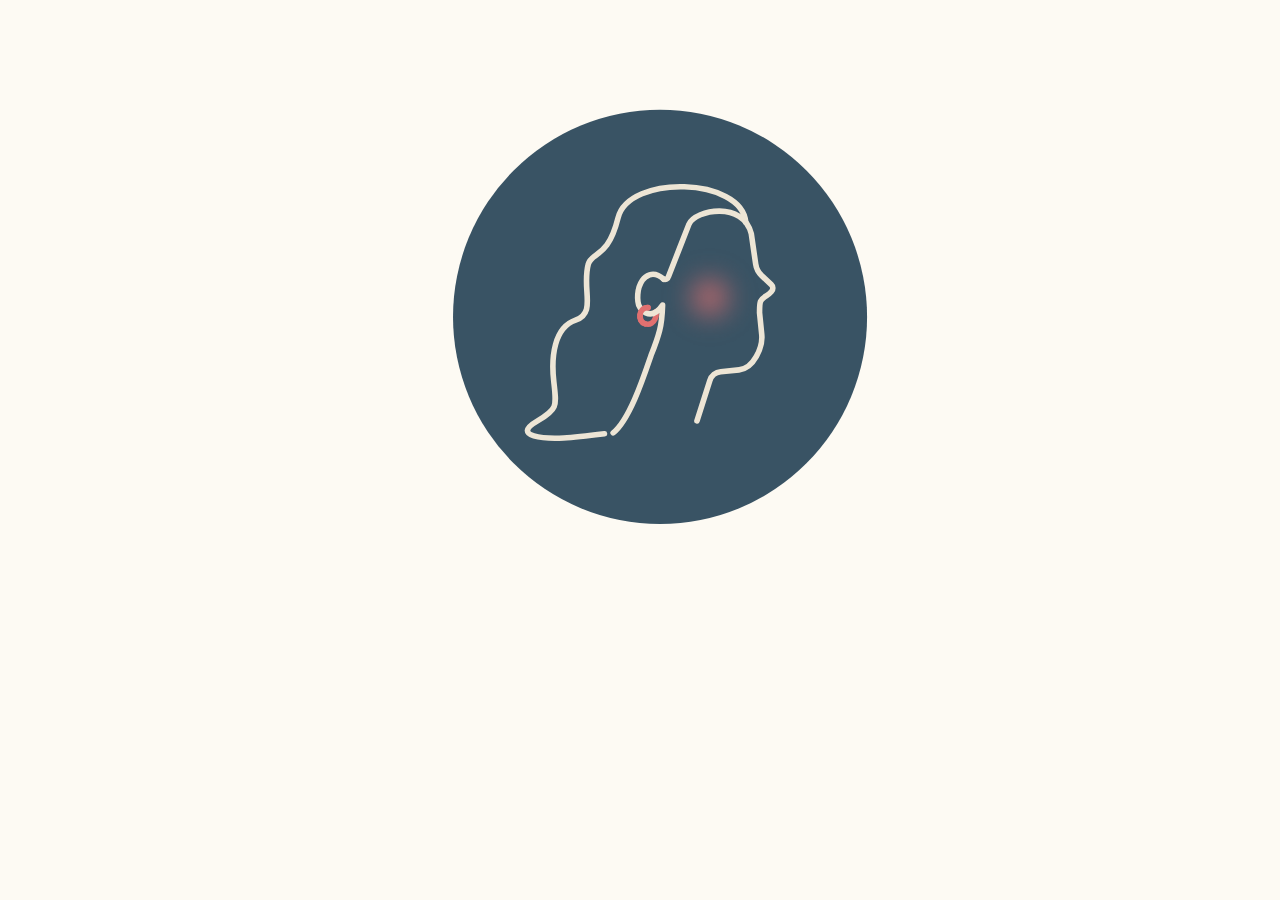
<file: index.html>
<!DOCTYPE html>
<!--[if lt IE 7]>      <html class="no-js lt-ie9 lt-ie8 lt-ie7"> <![endif]-->
<!--[if IE 7]>         <html class="no-js lt-ie9 lt-ie8"> <![endif]-->
<!--[if IE 8]>         <html class="no-js lt-ie9"> <![endif]-->
<!--[if gt IE 8]>      <html class="no-js"> <!--<![endif]-->
<html>
    <head>
        <meta charset="utf-8">
        <meta http-equiv="X-UA-Compatible" content="IE=edge">
        <title> Paulina Pons Design Portfolio</title>
        <link rel="shortcut icon" type="image/png" href="img/favicon.png"/>
        <meta name="description" content="Paulina Pons Design Portfolio, Design Work, Graphic Design">
        <meta name="viewport" content="width=device-width, initial-scale=1">
        <link rel="stylesheet" href="css/stylesheet.css">
    </head>
    <body>
        <div id="splash_logo">
            <a href="work.html">
                <img src="img/logo_splash.svg" alt="Paulina Pons Splashpage Logo">
            </a> 
        </div>
    </body>
</html>
</file>
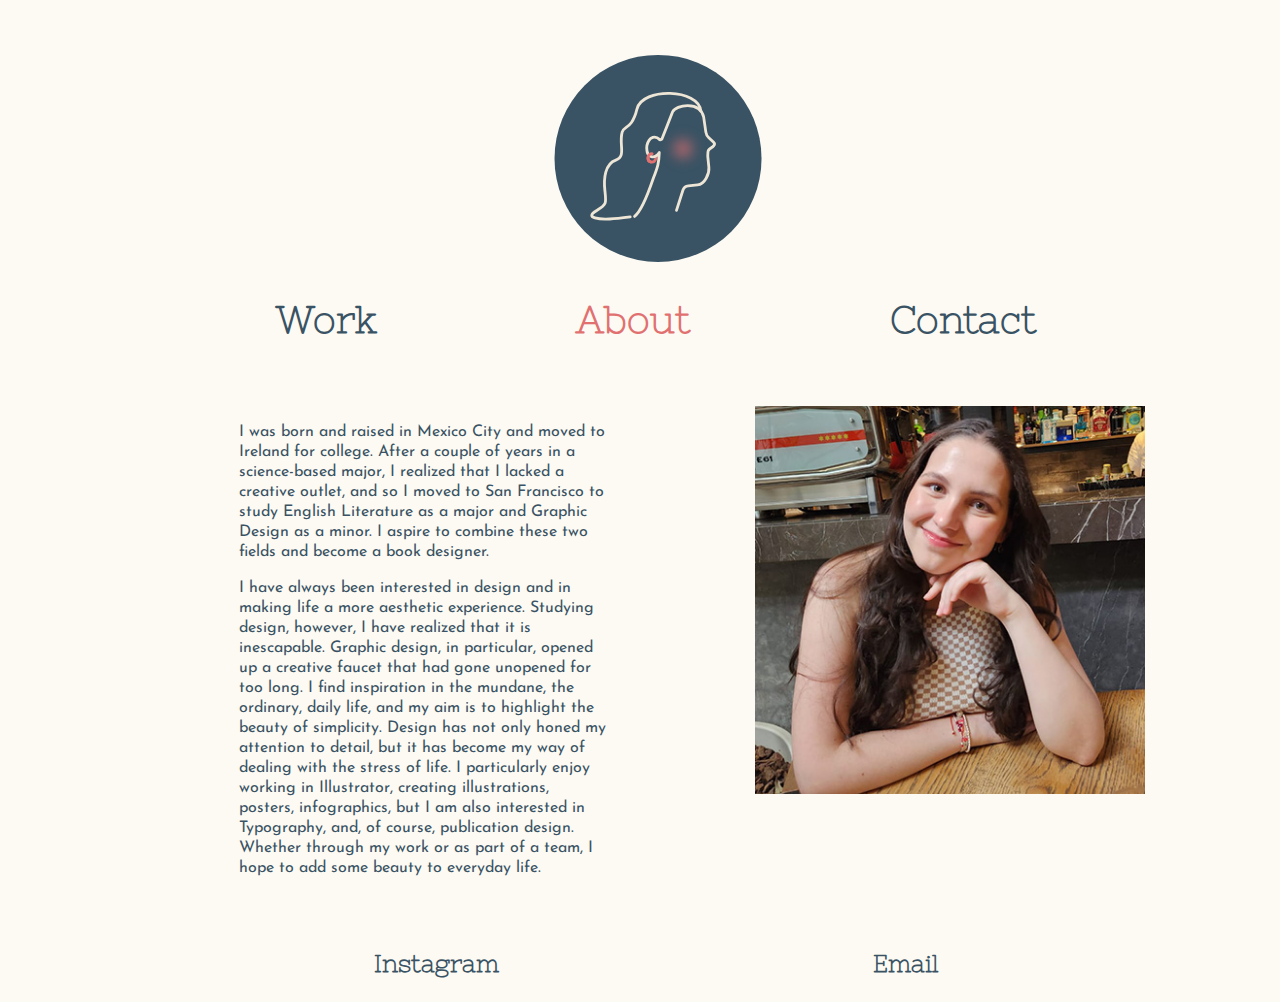
<file: about.html>
<!DOCTYPE html>
<!--[if lt IE 7]>      <html class="no-js lt-ie9 lt-ie8 lt-ie7"> <![endif]-->
<!--[if IE 7]>         <html class="no-js lt-ie9 lt-ie8"> <![endif]-->
<!--[if IE 8]>         <html class="no-js lt-ie9"> <![endif]-->
<!--[if gt IE 8]>      <html class="no-js"> <!--<![endif]-->
<html>
    <head>
        <meta charset="utf-8">
        <meta http-equiv="X-UA-Compatible" content="IE=edge">
        <title> Paulina Pons Design Portfolio</title>
        <link rel="shortcut icon" type="image/png" href="img/favicon.png"/>
        <meta name="description" content="Paulina Pons Design Portfolio, Design Work, Graphic Design">
        <meta name="viewport" content="width=device-width, initial-scale=1">
        <link rel="stylesheet" href="css/stylesheet.css">
    </head>
    <body>
        <header>
            <div id="headerlogo">
                <a href="index.html">
                    <img src="img/logo_splash.svg" alt="Paulina Pons Logo">
                </a>
            </div>
            <nav>
                <a href="work.html">
                    <h1>Work</h1>
                </a>
                <a href="#">
                    <h1 class="selected">About</h1>
                </a>
                <a href="contact.html">
                    <h1>Contact</h1>
                </a>
            </nav>
        </header>
        <main>
             <section>
                <div id="about_paragraph">
                    <p>I was born and raised in Mexico City and moved to Ireland for college. After a couple of years in a science-based major, I realized that I lacked a creative outlet, and so I moved to San Francisco to study English Literature as a major and Graphic Design as a minor. I aspire to combine these two fields and become a book designer. </p>
                    <p>I have always been interested in design and in making life a more aesthetic experience. Studying design, however, I have realized that it is inescapable. Graphic design, in particular, opened up a creative faucet that had gone unopened for too long. I find inspiration in the mundane, the ordinary, daily life, and my aim is to highlight the beauty of simplicity. Design has not only honed my attention to detail, but it has become my way of dealing with the stress of life. I particularly enjoy working in Illustrator, creating illustrations, posters, infographics, but I am also interested in Typography, and, of course, publication design. Whether through my work or as part of a team, I hope to add some beauty to everyday life.</p>
                </div>
                <div id="portrait">    
                    <img src="img/about_picture.jpg" alt="The image shows a portrait of Paulina Pons, the designer and creator of this site">   
                </div>
                    </section>
        </main>
        <footer>
            <a href="https://www.instagram.com/pauponss/" target="_blank">
                <h2>Instagram</h2>
            </a>
            <a href = "mailto: pauponss@gmail.com.com">
                <h2>Email</h2>
            </a>
        </footer>
    </body>
</html>
</file>
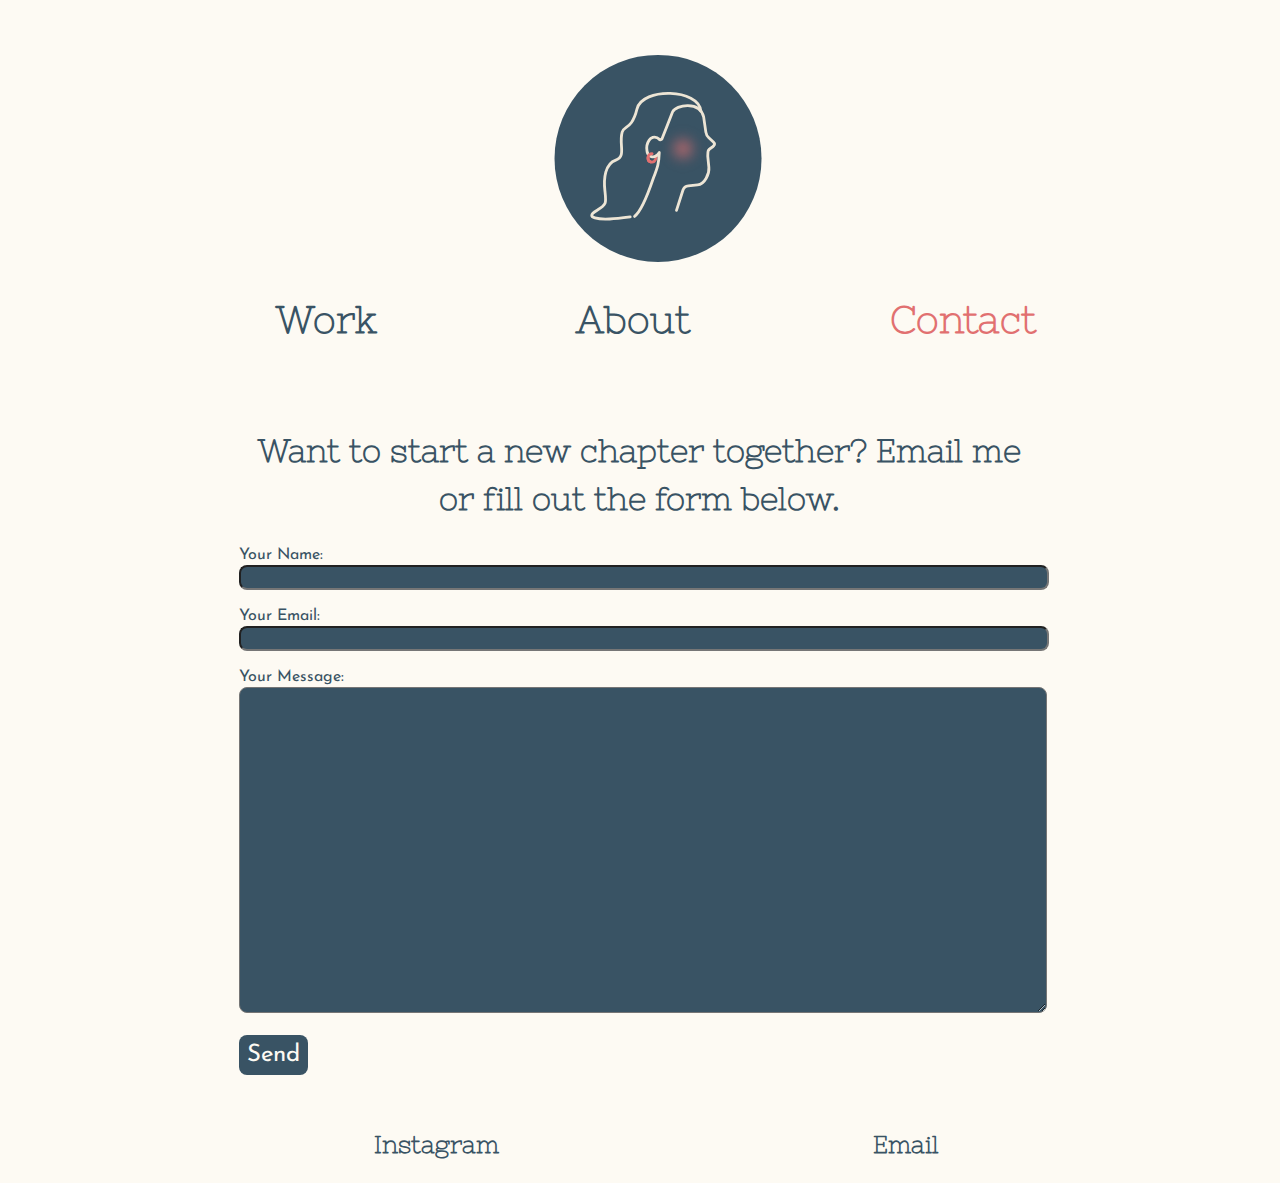
<file: contact.html>
<!DOCTYPE html>
<!--[if lt IE 7]>      <html class="no-js lt-ie9 lt-ie8 lt-ie7"> <![endif]-->
<!--[if IE 7]>         <html class="no-js lt-ie9 lt-ie8"> <![endif]-->
<!--[if IE 8]>         <html class="no-js lt-ie9"> <![endif]-->
<!--[if gt IE 8]>      <html class="no-js"> <!--<![endif]-->
<html>
    <head>
        <meta charset="utf-8">
        <meta http-equiv="X-UA-Compatible" content="IE=edge">
        <title> Paulina Pons Design Portfolio</title>
        <link rel="shortcut icon" type="image/png" href="img/favicon.png"/>
        <meta name="description" content="Paulina Pons Design Portfolio, Design Work, Graphic Design">
        <meta name="viewport" content="width=device-width, initial-scale=1">
        <link rel="stylesheet" href="css/stylesheet.css">
    </head>
    <body>
        <header>
            <div id="headerlogo">
                <a href="index.html">
                    <img src="img/logo_splash.svg" alt="Paulina Pons Logo">
                </a>
            </div>
            <nav>
                <a href="work.html">
                    <h1>Work</h1>
                </a>
                <a href="about.html">
                    <h1>About</h1>
                </a>
                <a href="#">
                    <h1 class="selected">Contact</h1>
                </a>
            </nav>
        </header>
        <main>
            <section>
                <div id="form">
                    <div id="formheader">
                        <h1> Want to start a new chapter together? Email me or fill out the form below. </h1>
                    </div>
                    <form
                        action="https://formspree.io/f/xvojlvjl"
                        method="POST"
                    >
                    <label>
                        Your Name:
                        <input type="name" name="name">
                    </label>
                    <label>
                        Your Email:
                        <input type="email" name="email">
                    </label>
                    <label>
                        Your Message:
                        <textarea name="message"> </textarea>
                    </label>
                        <!-- your other form fields go here -->
                        <button type="submit">Send</button>
                    </form>
                </div>
            </section>
        </main>
        <footer>
            <a href="https://www.instagram.com/pauponss/" target="_blank">
                <h2>Instagram</h2>
            </a>
            <a href = "mailto: pauponss@gmail.com.com">
                <h2>Email</h2>
            </a>
        </footer>
    </body>
</html>
</file>
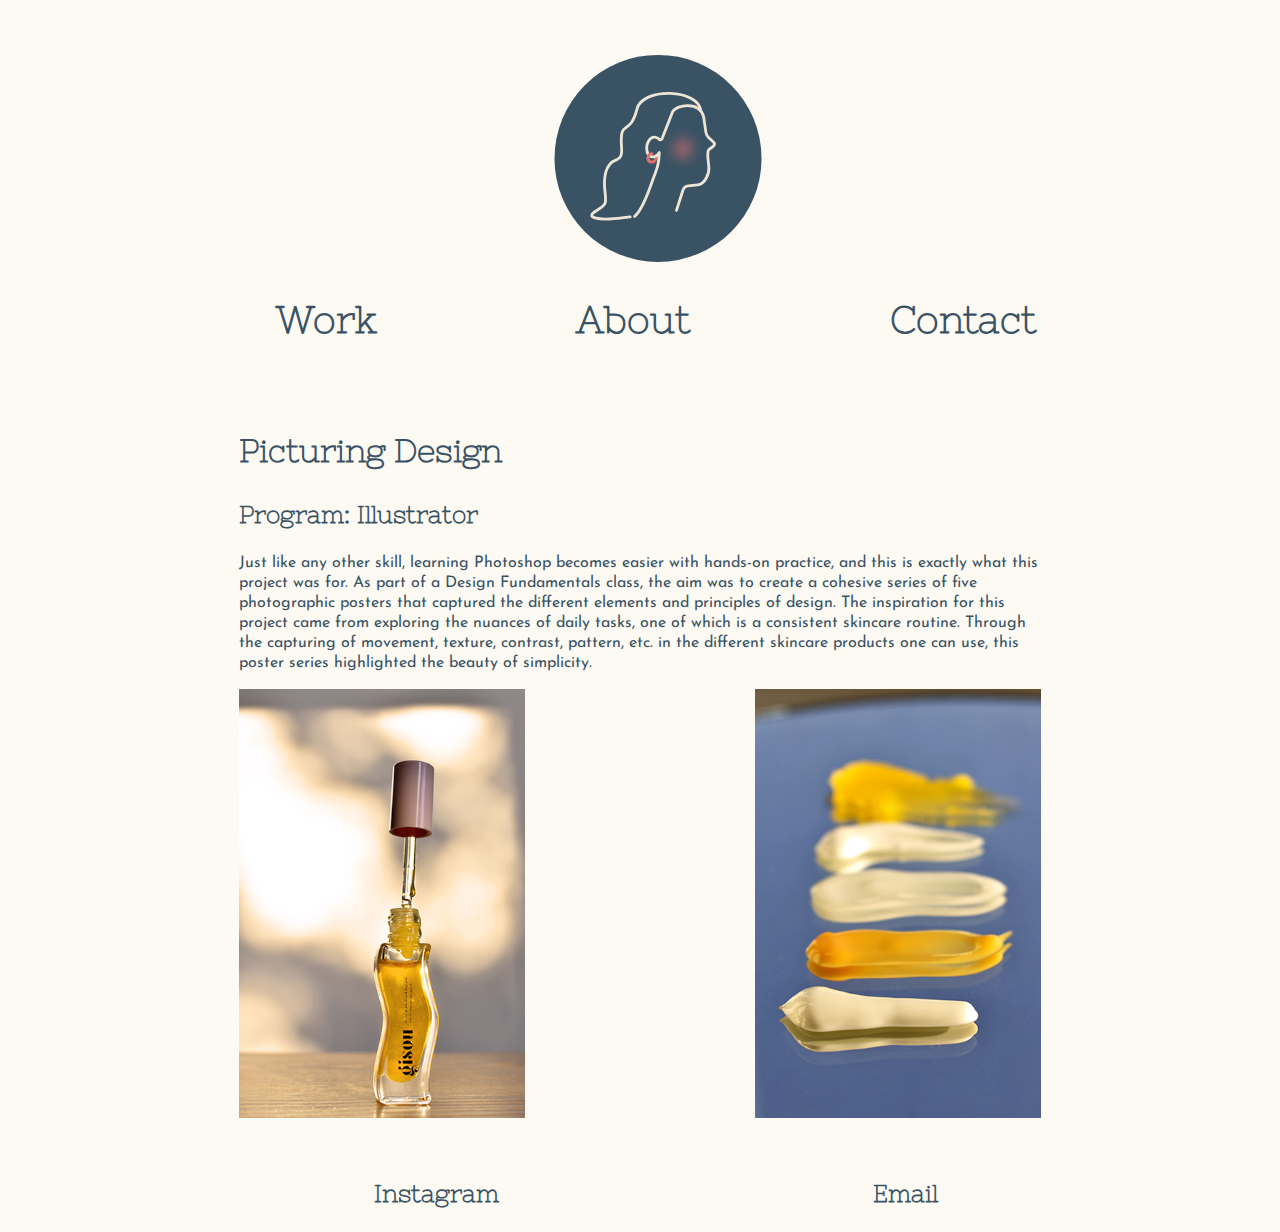
<file: project1.html>
<!DOCTYPE html>
<!--[if lt IE 7]>      <html class="no-js lt-ie9 lt-ie8 lt-ie7"> <![endif]-->
<!--[if IE 7]>         <html class="no-js lt-ie9 lt-ie8"> <![endif]-->
<!--[if IE 8]>         <html class="no-js lt-ie9"> <![endif]-->
<!--[if gt IE 8]>      <html class="no-js"> <!--<![endif]-->
<html>
    <head>
        <meta charset="utf-8">
        <meta http-equiv="X-UA-Compatible" content="IE=edge">
        <title> Paulina Pons Design Portfolio</title>
        <link rel="shortcut icon" type="image/png" href="img/favicon.png"/>
        <meta name="description" content="Paulina Pons Design Portfolio, Design Work, Graphic Design">
        <meta name="viewport" content="width=device-width, initial-scale=1">
        <link rel="stylesheet" href="css/stylesheet.css">
    </head>
    <body>
        <header>
            <div id="headerlogo">
                <a href="index.html">
                    <img src="img/logo_splash.svg" alt="Paulina Pons Logo">
                </a>
            </div>
            <nav>
                <a href="work.html">
                    <h1>Work</h1>
                </a>
                <a href="about.html">
                    <h1>About</h1>
                </a>
                <a href="contact.html">
                    <h1>Contact</h1>
                </a>
            </nav>
        </header>
        <main>
            <section>
                <div id="project1">
                    <h1>
                        Picturing Design
                    </h1>
                    <h2>
                        Program: Illustrator
                    </h2>
                    <p>
                        Just like any other skill, learning Photoshop becomes easier with hands-on practice, and this is exactly what this project was for. As part of a Design Fundamentals class, the aim was to create a cohesive series of five photographic posters that captured the different elements and principles of design. The inspiration for this project came from exploring the nuances of daily tasks, one of which is a consistent skincare routine. Through the capturing of movement, texture, contrast, pattern, etc. in the different skincare products one can use, this poster series highlighted the beauty of simplicity.
                    </p>
                </div>
                <div id="project1_img1">
                    <img src="img/lip_oil.jpg" alt="This is a photo of a lip oil, part of a picturing design project">
                </div> 
                <div id="project1_img2">
                    <img src="img/swatches.jpg" alt="this photo shows skincare product swatches, part of a picturing design project">
                </div> 
            </section>
        </main>
        <footer>
            <a href="https://www.instagram.com/pauponss/" target="_blank">
                <h2>Instagram</h2>
            </a>
            <a href = "mailto: pauponss@gmail.com.com">
                <h2>Email</h2>
            </a>
        </footer>
    </body>
</html>
</file>
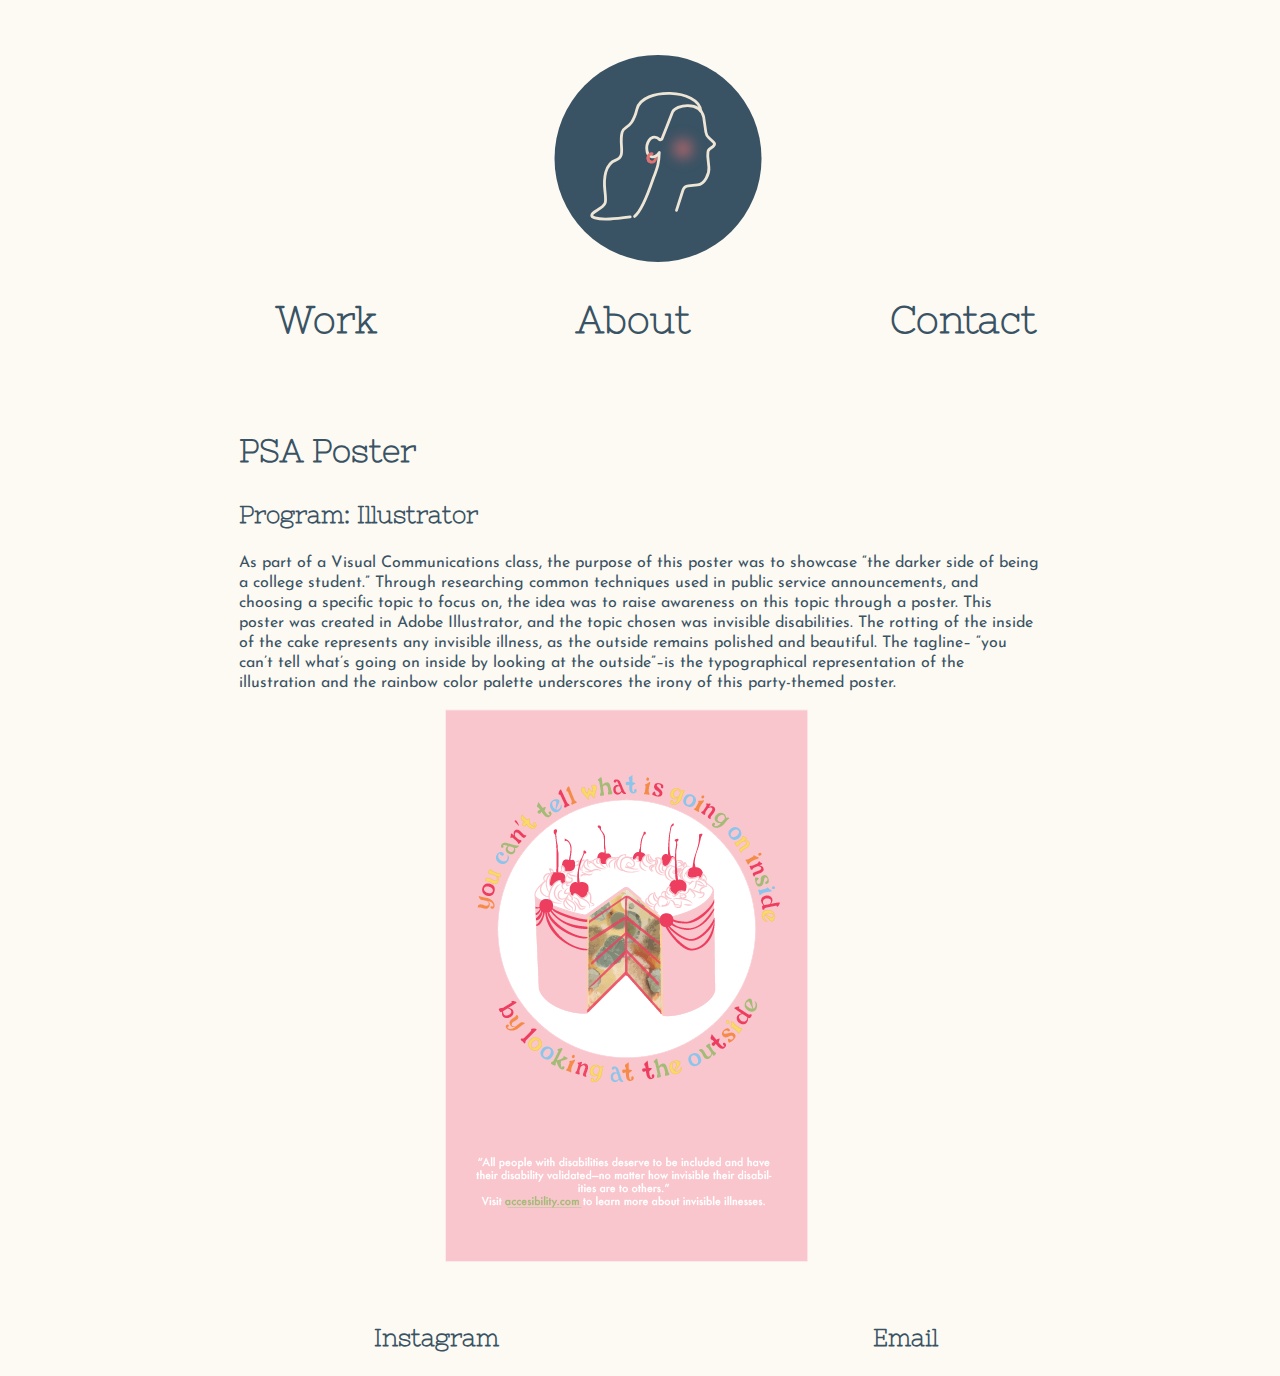
<file: project3.html>
<!DOCTYPE html>
<!--[if lt IE 7]>      <html class="no-js lt-ie9 lt-ie8 lt-ie7"> <![endif]-->
<!--[if IE 7]>         <html class="no-js lt-ie9 lt-ie8"> <![endif]-->
<!--[if IE 8]>         <html class="no-js lt-ie9"> <![endif]-->
<!--[if gt IE 8]>      <html class="no-js"> <!--<![endif]-->
<html>
    <head>
        <meta charset="utf-8">
        <meta http-equiv="X-UA-Compatible" content="IE=edge">
        <title> Paulina Pons Design Portfolio</title>
        <link rel="shortcut icon" type="image/png" href="img/favicon.png"/>
        <meta name="description" content="Paulina Pons Design Portfolio, Design Work, Graphic Design">
        <meta name="viewport" content="width=device-width, initial-scale=1">
        <link rel="stylesheet" href="css/stylesheet.css">
    </head>
    <body>
        <header>
            <div id="headerlogo">
                <a href="index.html">
                    <img src="img/logo_splash.svg" alt="Paulina Pons Logo">
                </a>
            </div>
            <nav>
                <a href="work.html">
                    <h1>Work</h1>
                </a>
                <a href="about.html">
                    <h1>About</h1>
                </a>
                <a href="contact.html">
                    <h1>Contact</h1>
                </a>
            </nav>
        </header>
        <main>
            <section>
                <div id="project3">
                    <h1>
                        PSA Poster
                    </h1>
                    <h2>
                        Program: Illustrator
                    </h2>
                    <p>
                        As part of a Visual Communications class, the purpose of this poster was to showcase “the darker side of  being a college student.” Through researching common techniques used in public service announcements, and choosing a specific topic to focus on, the idea was to raise awareness on this topic through a poster. This poster was created in Adobe Illustrator, and the topic chosen was invisible disabilities. The rotting of the inside of the cake represents any invisible illness, as the outside remains polished and beautiful. The tagline– “you can’t tell what’s going on inside by looking at the outside”–is the typographical representation of the illustration and the rainbow color palette underscores the irony of this party-themed poster.
                    </p>
                </div>
                <div id="project3_img">
                    <img src="img/psa_poster.png" alt="the image shows a poster that displays text and a vector image of a vintage cake">
                </div> 
            </section>
        </main>
        <footer>
            <a href="https://www.instagram.com/pauponss/" target="_blank">
                <h2>Instagram</h2>
            </a>
            <a href = "mailto: pauponss@gmail.com.com">
                <h2>Email</h2>
            </a>
        </footer>
    </body>
</html>
</file>
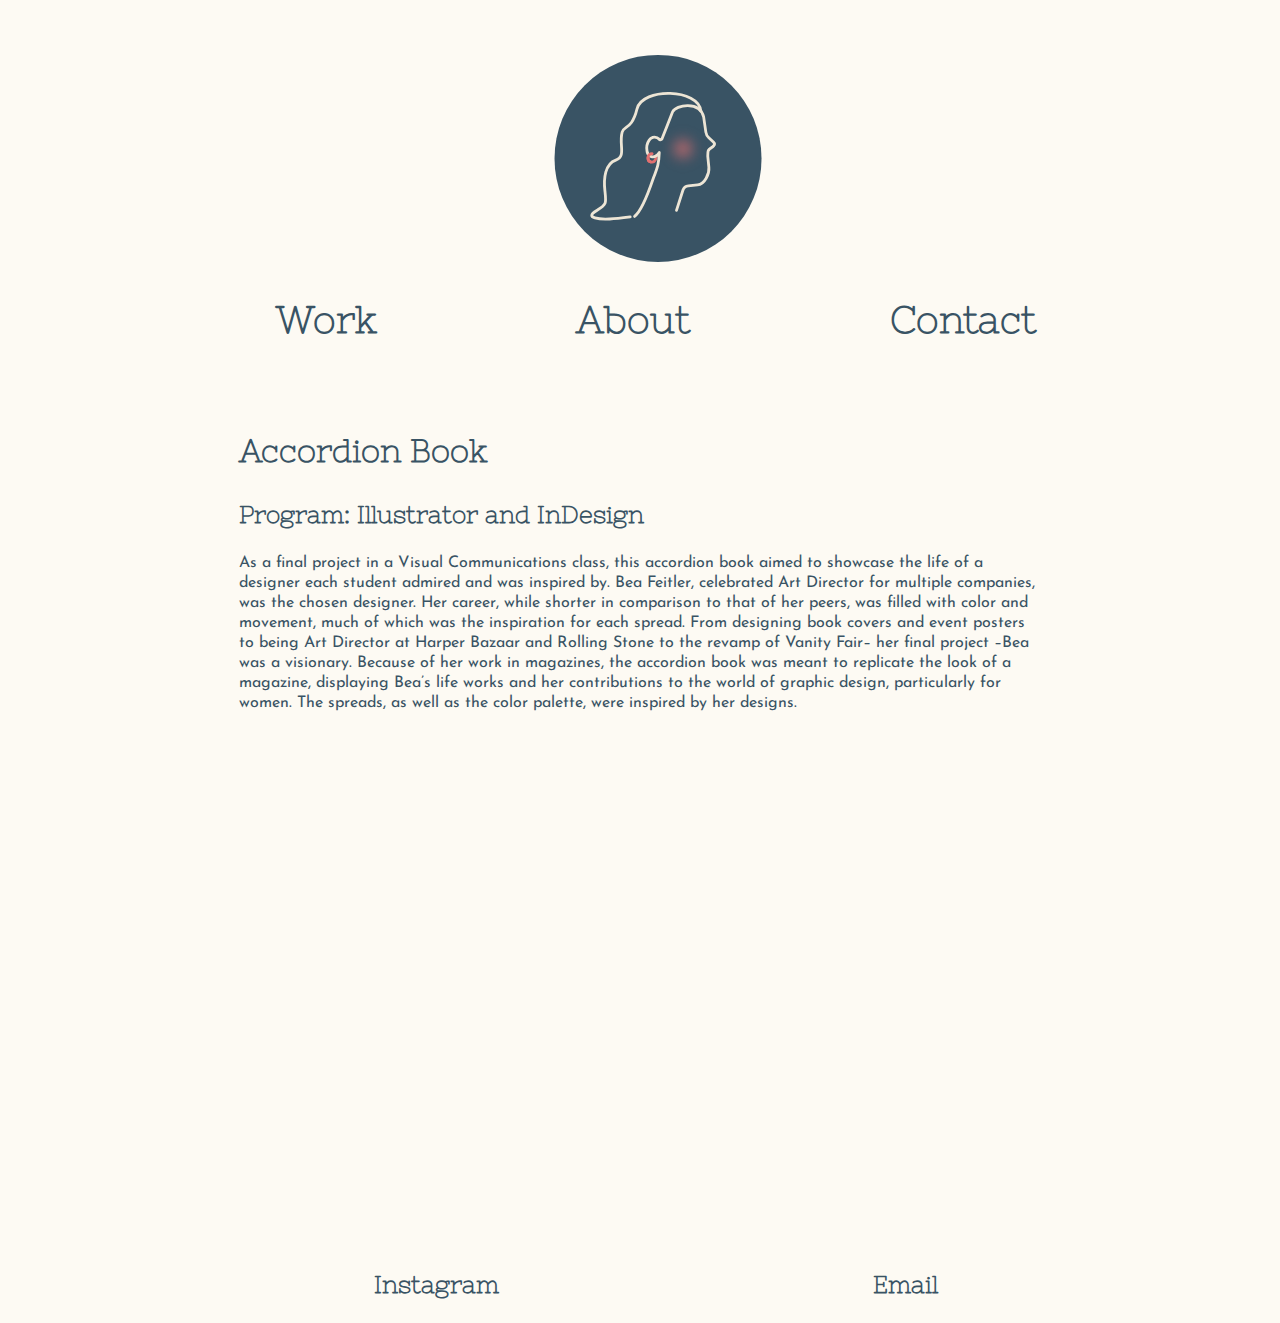
<file: project4.html>
<!DOCTYPE html>
<!--[if lt IE 7]>      <html class="no-js lt-ie9 lt-ie8 lt-ie7"> <![endif]-->
<!--[if IE 7]>         <html class="no-js lt-ie9 lt-ie8"> <![endif]-->
<!--[if IE 8]>         <html class="no-js lt-ie9"> <![endif]-->
<!--[if gt IE 8]>      <html class="no-js"> <!--<![endif]-->
<html>
    <head>
        <meta charset="utf-8">
        <meta http-equiv="X-UA-Compatible" content="IE=edge">
        <title> Paulina Pons Design Portfolio</title>
        <link rel="shortcut icon" type="image/png" href="img/favicon.png"/>
        <meta name="description" content="Paulina Pons Design Portfolio, Design Work, Graphic Design">
        <meta name="viewport" content="width=device-width, initial-scale=1">
        <link rel="stylesheet" href="css/stylesheet.css">
    </head>
    <body>
        <header>
            <div id="headerlogo">
                <a href="index.html">
                    <img src="img/logo_splash.svg" alt="Paulina Pons Logo">
                </a>
            </div>
            <nav>
                <a href="work.html">
                    <h1>Work</h1>
                </a>
                <a href="about.html">
                    <h1>About</h1>
                </a>
                <a href="contact.html">
                    <h1>Contact</h1>
                </a>
            </nav>
        </header>
        <main>
            <section>
                <div id="project4">
                    <h1>
                        Accordion Book
                    </h1>
                    <h2>
                        Program: Illustrator and InDesign
                    </h2>
                    <p>
                        As a final project in a Visual Communications class, this accordion book aimed to showcase the life of a designer each student admired and was inspired by. Bea Feitler, celebrated Art Director for multiple companies, was the chosen designer. Her career, while shorter in comparison to that of her peers, was filled with color and movement, much of which was the inspiration for each spread. From designing book covers and event posters to being Art Director at Harper Bazaar and Rolling Stone to the revamp of Vanity Fair– her final project –Bea was a visionary. Because of her work in magazines, the accordion book was meant to replicate the look of a magazine, displaying Bea’s life works and her contributions to the world of graphic design, particularly for women. The spreads, as well as the color palette, were inspired by her designs. 
                    </p>
                </div>
                <div id="project4img">
                    <iframe src="https://online.fliphtml5.com/mfsjh/gryd/" 
                    width="100%" height="480" seamless="seamless" scrolling="no" frameBorder="0" allowFullScreen></iframe>
                </div>
            </section>
        </main>
        <footer>
            <a href="https://www.instagram.com/pauponss/" target="_blank">
                <h2>Instagram</h2>
            </a>
            <a href = "mailto: pauponss@gmail.com.com">
                <h2>Email</h2>
            </a>
        </footer>
    </body>
</html>
</file>
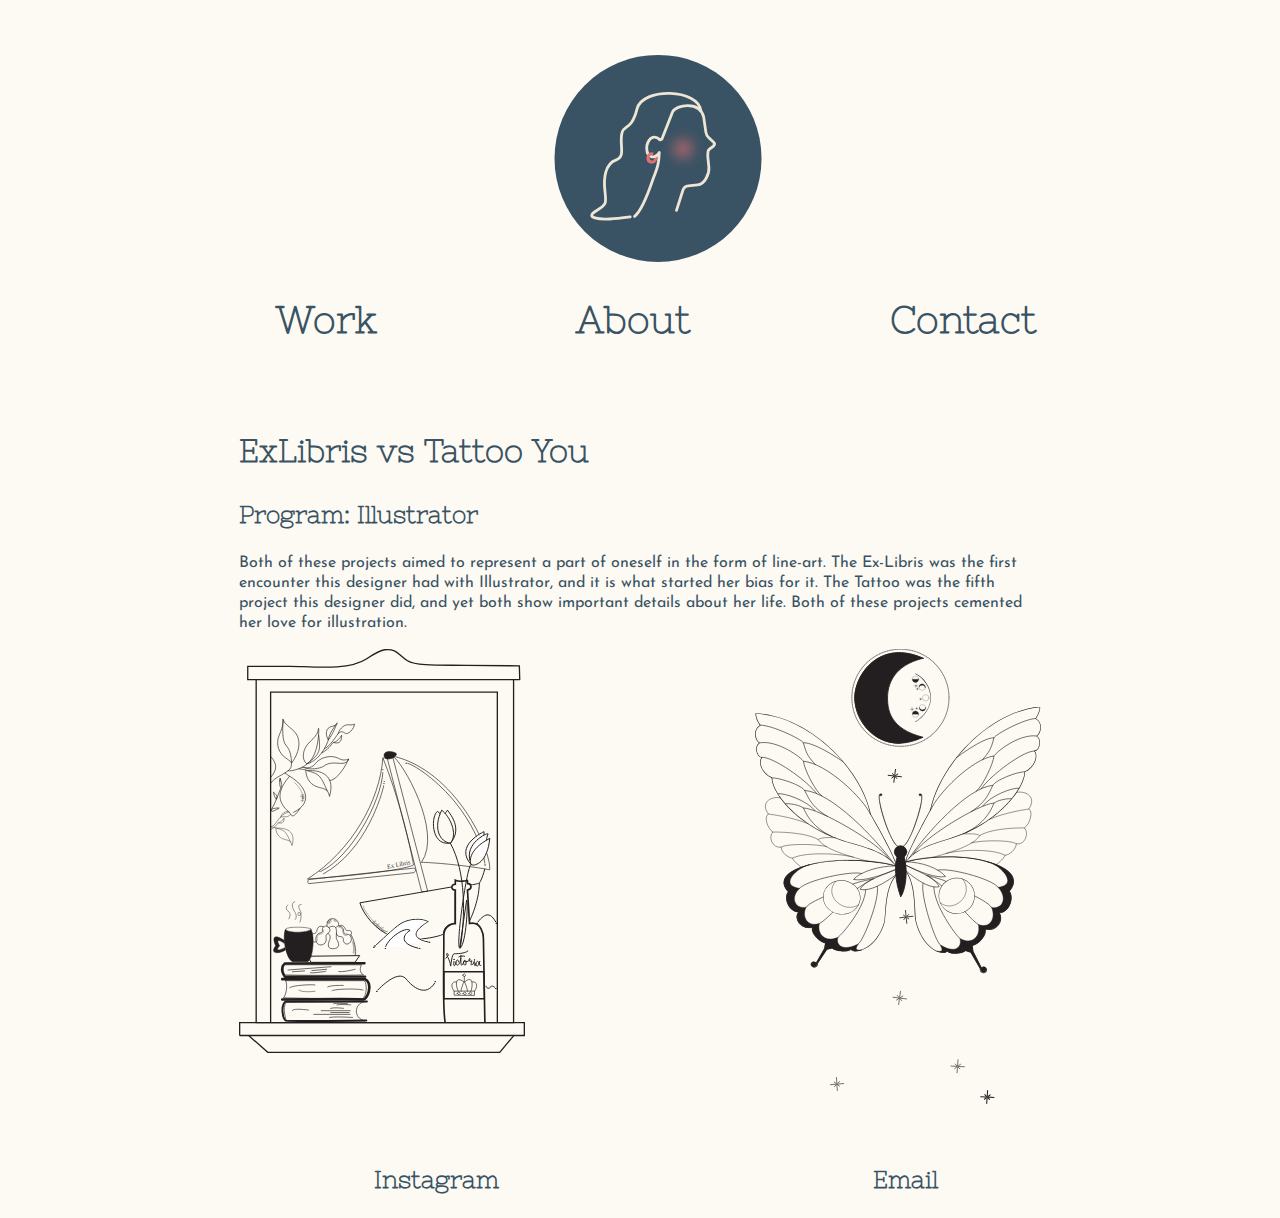
<file: project5.html>
<!DOCTYPE html>
<!--[if lt IE 7]>      <html class="no-js lt-ie9 lt-ie8 lt-ie7"> <![endif]-->
<!--[if IE 7]>         <html class="no-js lt-ie9 lt-ie8"> <![endif]-->
<!--[if IE 8]>         <html class="no-js lt-ie9"> <![endif]-->
<!--[if gt IE 8]>      <html class="no-js"> <!--<![endif]-->
<html>
    <head>
        <meta charset="utf-8">
        <meta http-equiv="X-UA-Compatible" content="IE=edge">
        <title> Paulina Pons Design Portfolio</title>
        <link rel="shortcut icon" type="image/png" href="img/favicon.png"/>
        <meta name="description" content="Paulina Pons Design Portfolio, Design Work, Graphic Design">
        <meta name="viewport" content="width=device-width, initial-scale=1">
        <link rel="stylesheet" href="css/stylesheet.css">
    </head>
    <body>
        <header>
            <div id="headerlogo">
                <a href="index.html">
                    <img src="img/logo_splash.svg" alt="Paulina Pons Logo">
                </a>
            </div>
            <nav>
                <a href="work.html">
                    <h1>Work</h1>
                </a>
                <a href="about.html">
                    <h1>About</h1>
                </a>
                <a href="contact.html">
                    <h1>Contact</h1>
                </a>
            </nav>
        </header>
        <main>
            <section>
                <div id="project5">
                    <h1>
                        ExLibris vs Tattoo You
                    </h1>
                    <h2>
                        Program: Illustrator
                    </h2>
                    <p>
                        Both of these projects aimed to represent a part of oneself in the form of line-art. The Ex-Libris was the first encounter this designer had with Illustrator, and it is what started her bias for it. The Tattoo was the fifth project this designer did, and yet both show important details about her life. Both of these projects cemented her love for illustration. 
                    </p>
                </div>
                <div id="project5_img1">
                    <img src="img/ex_libris.svg" alt="the image shows vector work for a book stamp design meant to represent the designer">
                </div> 
                <div id="project5_img2">
                    <img src="img/tattoo.svg" alt="the image shows a tattoo designed as a vector in illustrator and is meant to represent the designer">
                </div> 
            </section>
        </main>
        <footer>
            <a href="https://www.instagram.com/pauponss/" target="_blank">
                <h2>Instagram</h2>
            </a>
            <a href = "mailto: pauponss@gmail.com.com">
                <h2>Email</h2>
            </a>
        </footer>
    </body>
</html>
</file>
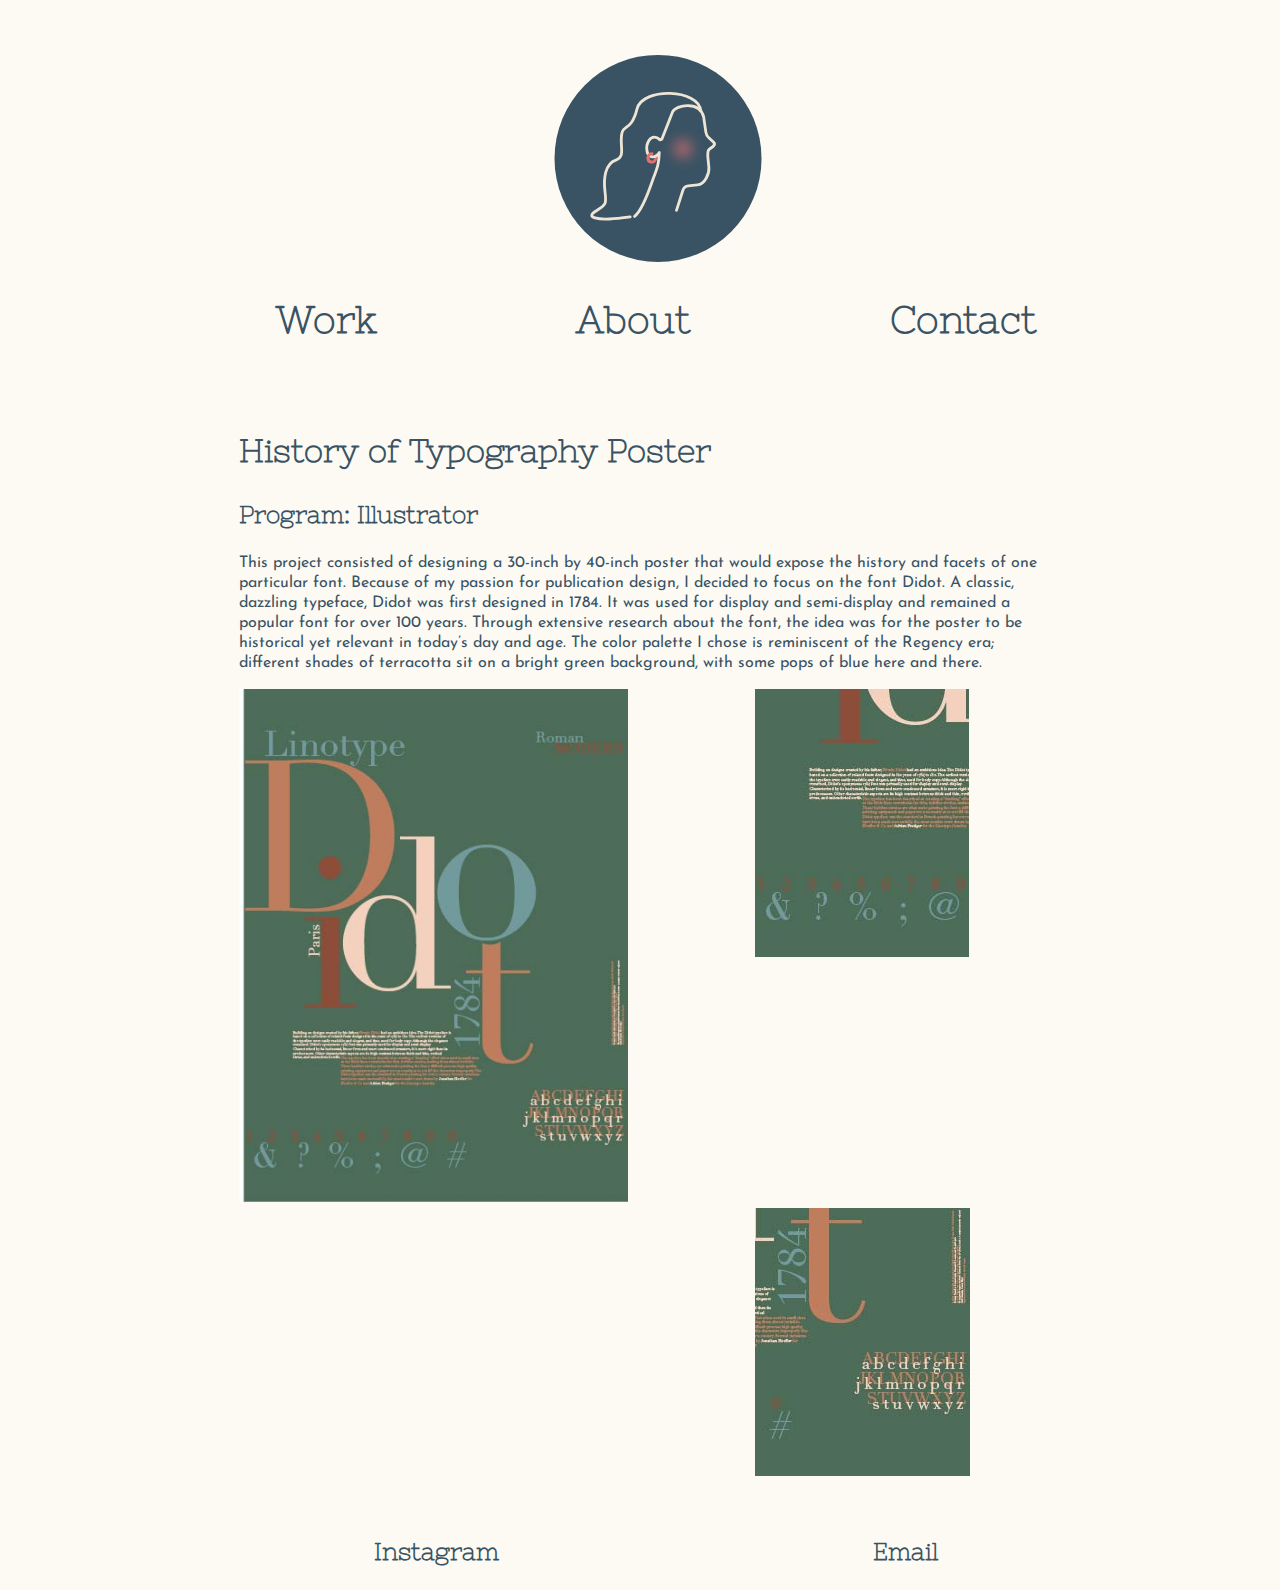
<file: project6.html>
<!DOCTYPE html>
<!--[if lt IE 7]>      <html class="no-js lt-ie9 lt-ie8 lt-ie7"> <![endif]-->
<!--[if IE 7]>         <html class="no-js lt-ie9 lt-ie8"> <![endif]-->
<!--[if IE 8]>         <html class="no-js lt-ie9"> <![endif]-->
<!--[if gt IE 8]>      <html class="no-js"> <!--<![endif]-->
<html>
    <head>
        <meta charset="utf-8">
        <meta http-equiv="X-UA-Compatible" content="IE=edge">
        <title> Paulina Pons Design Portfolio</title>
        <link rel="shortcut icon" type="image/png" href="img/favicon.png"/>
        <meta name="description" content="Paulina Pons Design Portfolio, Design Work, Graphic Design">
        <meta name="viewport" content="width=device-width, initial-scale=1">
        <link rel="stylesheet" href="css/stylesheet.css">
    </head>
    <body>
        <header>
            <div id="headerlogo">
                <a href="index.html">
                    <img src="img/logo_splash.svg" alt="Paulina Pons Logo">
                </a>
            </div>
            <nav>
                <a href="work.html">
                    <h1>Work</h1>
                </a>
                <a href="about.html">
                    <h1>About</h1>
                </a>
                <a href="contact.html">
                    <h1>Contact</h1>
                </a>
            </nav>
        </header>
        <main>
            <section>
                <div id="project6">
                    <h1>
                        History of Typography Poster 
                    </h1>
                    <h2>
                        Program: Illustrator
                    </h2>
                    <p>
                        This project consisted of designing a 30-inch by 40-inch poster that would expose the history and facets of one particular font. Because of my passion for publication design, I decided to focus on the font Didot. A classic, dazzling typeface, Didot was first designed in 1784. It was used for display and semi-display and remained a popular font for over 100 years. Through extensive research about the font, the idea was for the poster to be historical yet relevant in today’s day and age. The color palette I chose is reminiscent of the Regency era; different shades of terracotta sit on a bright green background, with some pops of blue here and there. 
                    </p>
                </div>
                <div id="project6_img1">
                    <img src="img/history_of_type.jpg" alt="the image shows a poster that displays the history of the typeface didot">
                </div> 
                <div id="project6_img2">
                    <img src="img/type_paragraph.jpg" alt="the image shows a poster that displays the history of the typeface didot">
                </div> 
                <div id="project6_img3">
                    <img src="img/type_specimen.jpg" alt="the image shows a poster that displays the history of the typeface didot">
                </div> 
            </section>
        </main>
        <footer>
            <a href="https://www.instagram.com/pauponss/" target="_blank">
                <h2>Instagram</h2>
            </a>
            <a href = "mailto: pauponss@gmail.com.com">
                <h2>Email</h2>
            </a>
        </footer>
    </body>
</html>
</file>
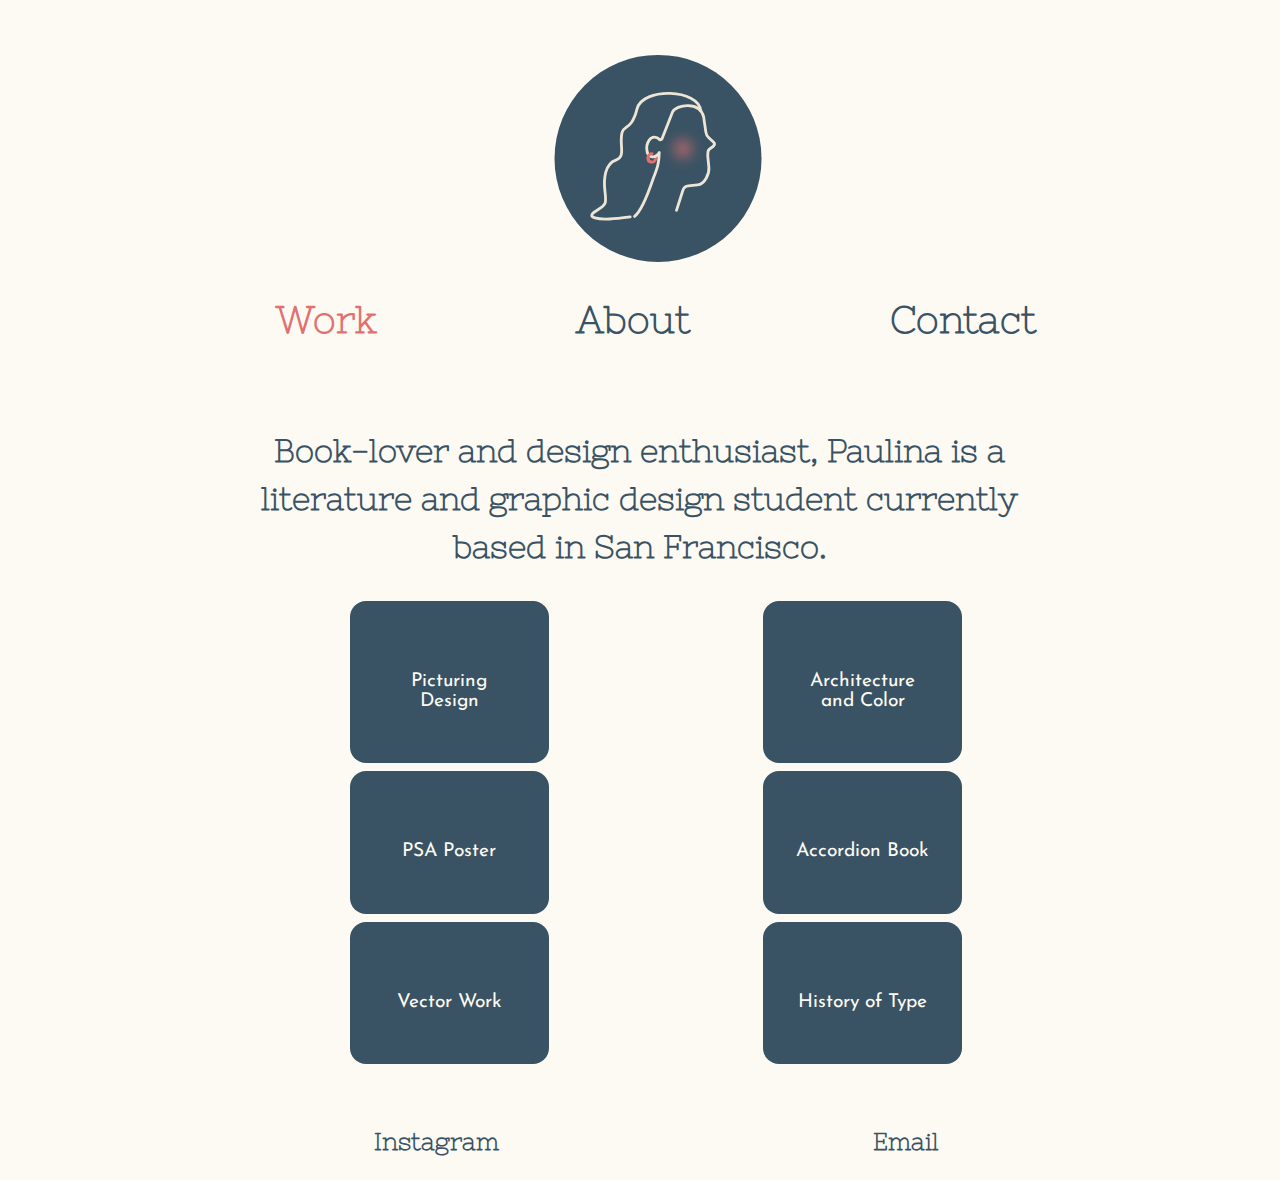
<file: work.html>
<!DOCTYPE html>
<!--[if lt IE 7]>      <html class="no-js lt-ie9 lt-ie8 lt-ie7"> <![endif]-->
<!--[if IE 7]>         <html class="no-js lt-ie9 lt-ie8"> <![endif]-->
<!--[if IE 8]>         <html class="no-js lt-ie9"> <![endif]-->
<!--[if gt IE 8]>      <html class="no-js"> <!--<![endif]-->
<html>
    <head>
        <meta charset="utf-8">
        <meta http-equiv="X-UA-Compatible" content="IE=edge">
        <title> Paulina Pons Design Portfolio</title>
        <link rel="shortcut icon" type="image/png" href="img/favicon.png"/>
        <meta name="description" content="Paulina Pons Design Portfolio, Design Work, Graphic Design">
        <meta name="viewport" content="width=device-width, initial-scale=1">
        <link rel="stylesheet" href="css/stylesheet.css">
    </head>
    <body>
        <header>
            <div id="headerlogo">
                <a href="index.html">
                    <img src="img/logo_splash.svg" alt="Paulina Pons Logo">
                </a>
            </div>
            <nav>
                <a href="#">
                    <h1 class="selected">Work</h1>
                </a>
                <a href="about.html">
                    <h1>About</h1>
                </a>
                <a href="contact.html">
                    <h1>Contact</h1>
                </a>
            </nav>
        </header>
        <main>
            <section>
                <div id="tagline"> 
                    <h1>Book-lover and design enthusiast, Paulina is a literature and graphic design student currently based in San Francisco.    
                    </h1>
                </div>
                <div id="leftprojects">
                    <div id="picturing_design">
                        <a href="project1.html">
                            <p> Picturing Design </p>
                        </a>
                    </div>
                    <div id="psa">
                        <a href="project3.html">
                            <p> PSA Poster </p>
                        </a>
                    </div>
                    <div id="vectors">
                        <a href="project5.html">
                            <p> Vector Work </p>
                        </a>
                    </div>

                </div>
                <div id="rightprojects">
                    <div id="architecture">
                        <a href= "project2.html">
                            <p> Architecture and Color </p>
                        </a>
                    </div>
                    <div id="book">
                        <a href= "project4.html">
                            <p> Accordion Book </p>
                        </a>
                    </div>
                    <div id="type">
                        <a href= "project6.html">
                            <p> History of Type </p>
                        </a>
                    </div>
                </div>
            </section>
        </main>
        <footer>
            <a href="https://www.instagram.com/pauponss/" target="_blank">
                <h2>Instagram</h2>
            </a>
            <a href = "mailto: pauponss@gmail.com.com">
                <h2>Email</h2>
            </a>
        </footer>
    </body>
</html>
</file>
<file: css/stylesheet.css>
@import url('https://fonts.googleapis.com/css2?family=Josefin+Sans&family=Nixie+One&display=swap');

html {
    font-size: 16px;
}
body {
    margin: auto;
    top: 0;
    background-color: #FDFAF3;
    font-family: josefin sans;
    line-height: ;
    color: #395364;
    max-width: 90rem;
    line-height: 1.25rem;
}

header {
    width: 100%;
    font-family: nixie one;
    font-size: larger;
    margin-top: 0;
}

nav {
    width: 75%; 
    margin: auto;
    display: flex;
    justify-content: space-around;
}

img {
    max-width: 100%; 
    max-height: 640px;
}

a {
    text-decoration: none;
    margin: 0 0 0 2rem;
    color: #395364;
}

a:visited {
    color: #395364; 
}

a:hover,
.selected {
    color: #E17070;
}

h1, h2 {
    font-family: nixie one;
    font-weight: bold;
    line-height: 1.5;
}

main{
    margin: auto; 
}

section {
    margin: auto;
    display: grid;
    grid-template-columns: repeat(12, 1fr);
    grid-column-gap: 1.5rem;
    grid-auto-flow: dense;
    padding: 2rem;
}

label {
    display: block;
    margin: 1rem 0 1rem 0;  
}

input, textarea {
    width: 100%;
    background-color: #395364;
    color: #FDFAF3;
    font-family: josefin sans;
    font-size: larger; 
    grid-column: 4 / 11;
    border-radius: .5rem;
}

textarea {
    height: 20rem;
}

button {
    margin: auto;
    background-color: #395364;
    color: #FDFAF3;
    font-family: josefin sans;
    font-size: x-large; 
    text-align: center;
    border: none;
    border-radius: .5rem;
    padding: .5rem;
}

button:hover {
    background-color: #E17070;
}

footer {
    margin: auto;
    display: flex;
    align-items: center;
    justify-content: space-evenly;
}

#splash_logo {
    margin: auto;
    text-align: center;
}

#splash_logo img {
    width: 50%;
}

#headerlogo {
    text-align: center;
    width: 50%; 
    margin: auto; 
}

#headerlogo img{
    width: 50%; 
}

#tagline {
    text-align: center;
    margin: auto;
    grid-column: 3 / 11;
}

#leftprojects {
    color: #FDFAF3;
    max-width: 75%;
    grid-column: 4 / 7;
}

#leftprojects a {
    color: #FDFAF3;
    font-size: larger;
}

#leftprojects a:hover {
    color: #395364;
}

#picturing_design {
    background-color: #395364;
    padding: 2rem;
    border-radius: 1rem;
    text-align: center;
    margin: .5rem;
}

#picturing_design:hover {
    background-color: #E17070;
}

#psa {
    background-color: #395364;
    padding: 2rem;
    border-radius: 1rem;
    text-align: center;
    margin: .5rem;
}

#psa:hover {
    background-color: #E17070;
}

#vectors {
    background-color: #395364;
    padding: 2rem;
    border-radius: 1rem;
    text-align: center;
    margin: .5rem;
}

#vectors:hover {
    background-color: #E17070;
}

#rightprojects {
    max-width: 75%;
    color: #FDFAF3;
    grid-column: 8 / 11;
    font-size: larger;
}

#rightprojects a {
    color: #FDFAF3;
}

#rightprojects a:hover {
    color: #395364;
}

#architecture {
    background-color: #395364;
    padding: 2rem;
    border-radius: 1rem;
    text-align: center;
    margin: .5rem;
}

#architecture:hover {
    background-color: #E17070;
}

#book {
    background-color: #395364;
    padding: 2rem;
    border-radius: 1rem;
    text-align: center;
    margin: .5rem;
}

#book:hover {
    background-color: #E17070;
}

#type {
    background-color: #395364;
    padding: 2rem;
    border-radius: 1rem;
    text-align: center;
    margin: .5rem;
}

#type:hover {
    background-color: #E17070;
}

#about_paragraph {
    max-width: 75%;
    grid-column: 3 / 8;
    margin: 0;
    padding: 0;
}

#portrait {
    grid-column: 8 / 12;
    place-items:inherit;
    margin: 0;
    padding: 0;
}

#project1 {
    grid-column: 3 / 11;
}

#project1_img1 {
    grid-column: 3 / 6;
}

#project1_img2 {
    grid-column: 8 / 11;
}

#project2 {
    grid-column: 3 / 11;
}

#project2_img {
    grid-column: 4 / 10;
}

#project3 {
    grid-column: 3 / 11;
}

#project3_img {
    grid-column: 5 / 11;
}

#project4 {
    grid-column: 3 / 11;
}

#project4img {
    grid-column: 3 / 11; 
}

#project5 {
    grid-column: 3 / 11;
}

#project5_img1 {
    grid-column: 3 / 6;
}

#project5_img2 {
    grid-column: 8 / 11;
}

#project6 {
    grid-column: 3 / 11;
}

#project6_img1 {
    grid-column: 3 / 7;
    grid-row-end: 3;
}

#project6_img2 {
    grid-column: 8 / 12;
    grid-row-end: 3; 
}

#project6_img3 {
    grid-column: 8 / 12;
    grid-row-start: 3;
}

#formheader {
    text-align: center;
    margin: auto;
    grid-column: 4 / 10;
}

#form {
    grid-column: 3 / 11;
}
</file>
